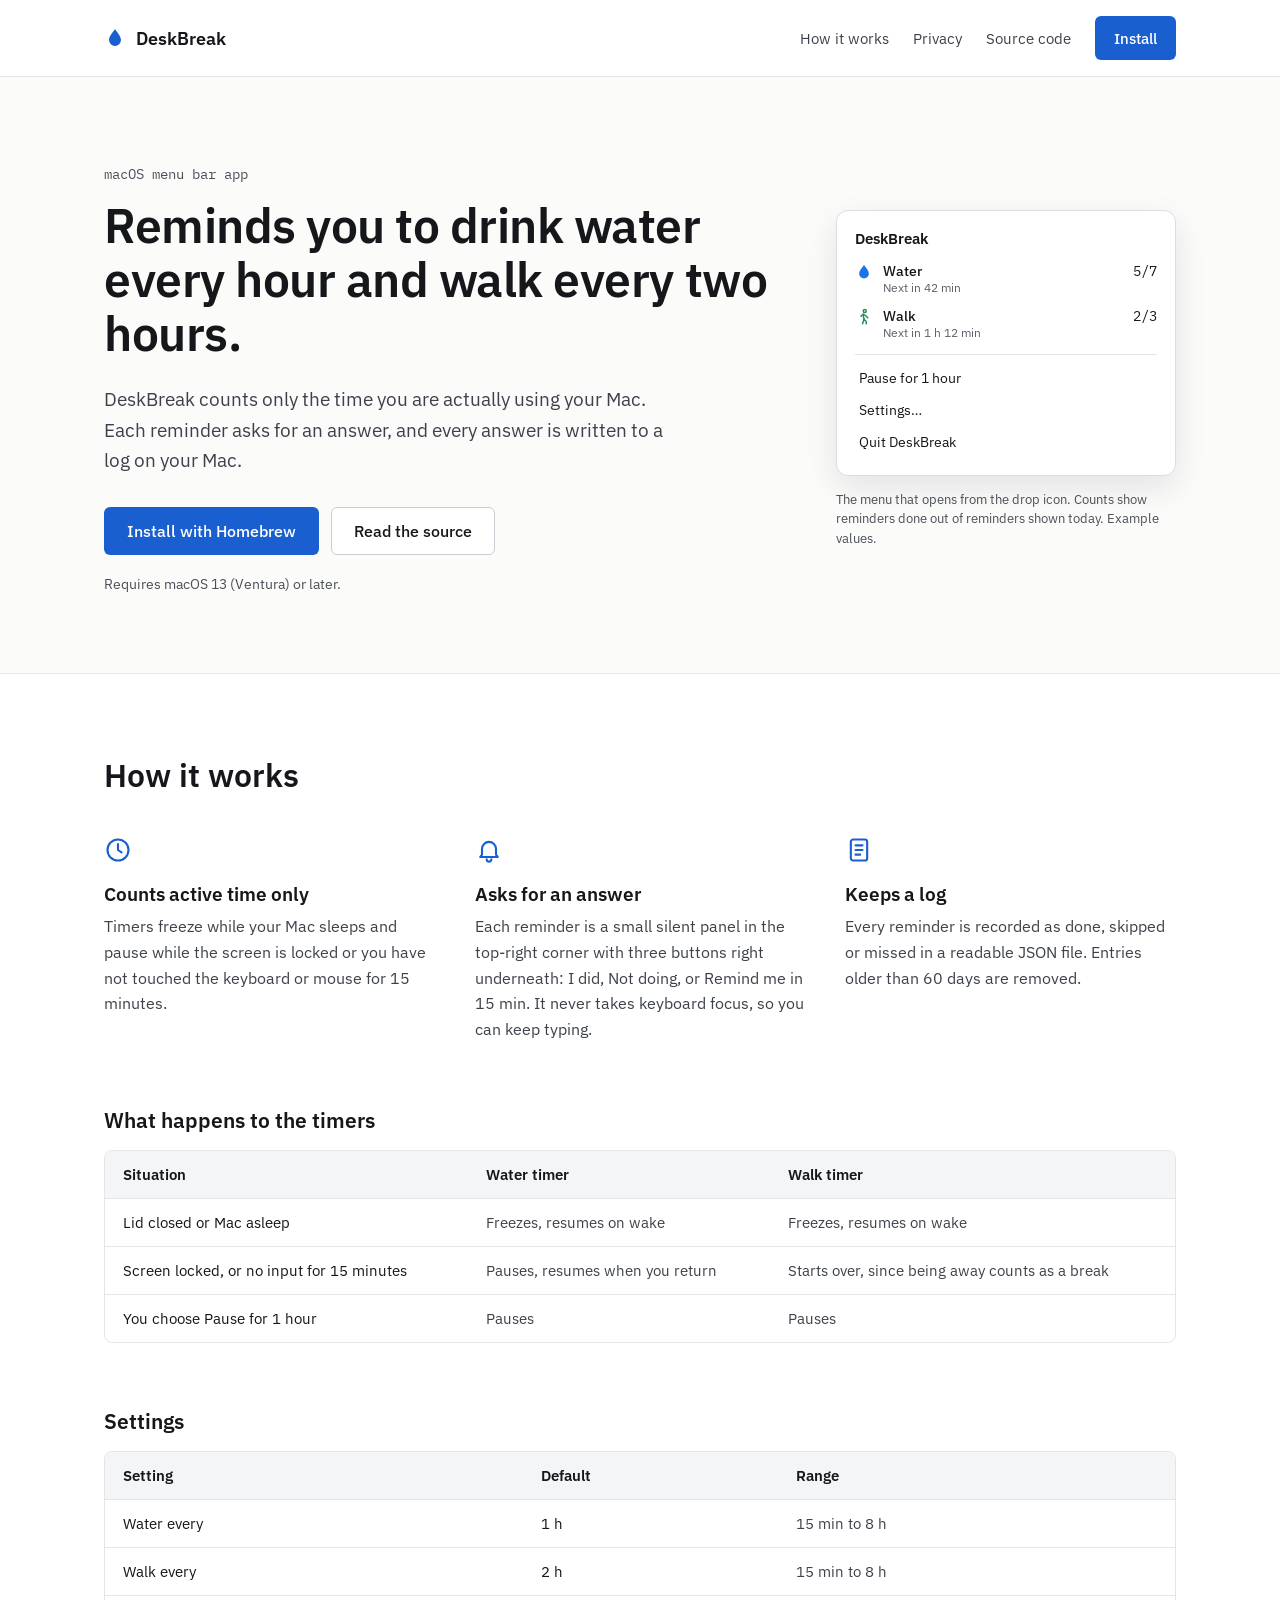
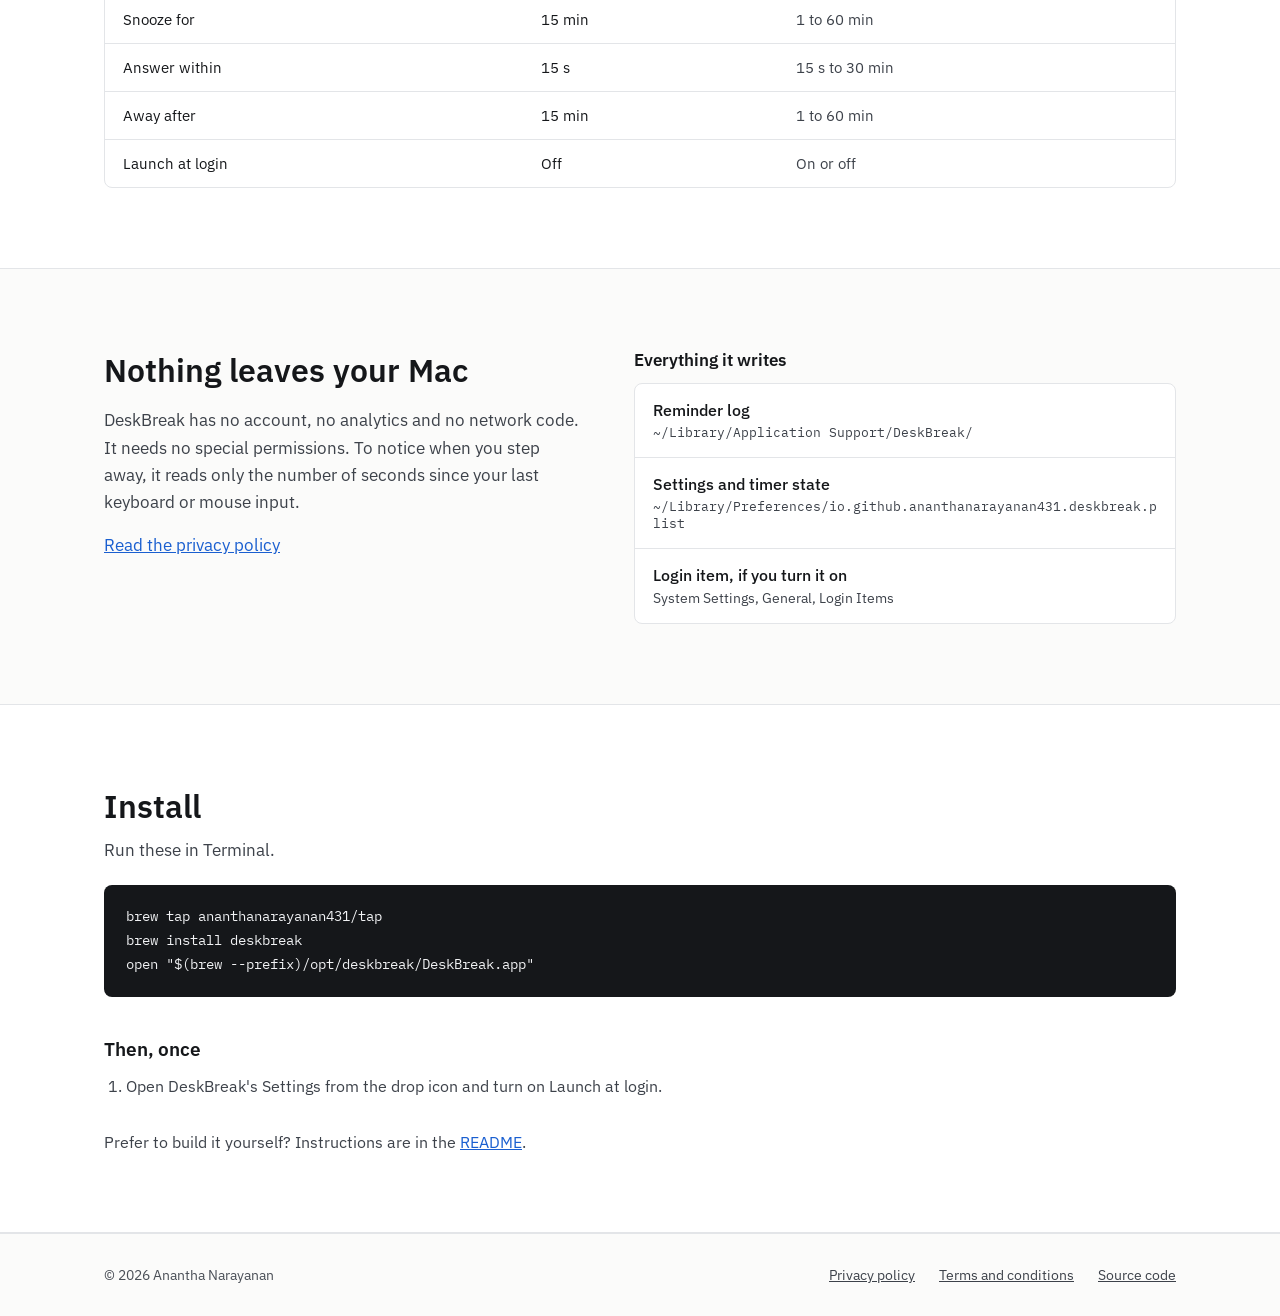
<file: docs/index.html>
<!doctype html>
<html lang="en">
<head>
<meta charset="utf-8">
<meta name="viewport" content="width=device-width, initial-scale=1">
<title>DeskBreak: water and walk reminders for your Mac</title>
<meta name="description" content="A macOS menu bar app that reminds you to drink water every hour and walk every two hours, counting only the time you are actually using your Mac.">
<link rel="icon" href="favicon.svg" type="image/svg+xml">
<link rel="preconnect" href="https://fonts.googleapis.com">
<link rel="preconnect" href="https://fonts.gstatic.com" crossorigin>
<link rel="stylesheet" href="https://fonts.googleapis.com/css2?family=IBM+Plex+Mono:wght@400;500&family=IBM+Plex+Sans:wght@400;500;600&display=swap">
<link rel="stylesheet" href="style.css">
</head>
<body>
<a class="skip" href="#main">Skip to content</a>

<header class="site-header">
<div class="wrap">
<a class="brand" href="./">
<svg width="22" height="22" viewBox="0 0 24 24" aria-hidden="true"><path d="M12 2.5c-3.6 4.6-6.5 8.3-6.5 11.7a6.5 6.5 0 0 0 13 0c0-3.4-2.9-7.1-6.5-11.7z" fill="#1A5FD0"/></svg>
DeskBreak
</a>
<nav class="site-nav" aria-label="Main">
<a href="#how">How it works</a>
<a href="#privacy">Privacy</a>
<a href="https://github.com/ananthanarayanan431/deskbreak">Source code</a>
<a class="button button-primary" href="#install">Install</a>
</nav>
</div>
</header>

<main id="main">

<section class="wrap hero">
<div class="hero-text">
<p class="eyebrow">macOS menu bar app</p>
<h1>Reminds you to drink water every hour and walk every two hours.</h1>
<p class="lede">DeskBreak counts only the time you are actually using your Mac. Each reminder asks for an answer, and every answer is written to a log on your Mac.</p>
<div class="actions">
<a class="button button-primary button-large" href="#install">Install with Homebrew</a>
<a class="button button-secondary button-large" href="https://github.com/ananthanarayanan431/deskbreak">Read the source</a>
</div>
<p class="requirement">Requires macOS 13 (Ventura) or later.</p>
</div>

<figure class="menu-figure">
<div class="menu-mock">
<div class="menu-title">DeskBreak</div>
<div class="menu-rows">
<div class="menu-row">
<svg width="18" height="18" viewBox="0 0 24 24" aria-hidden="true"><path d="M12 2.5c-3.6 4.6-6.5 8.3-6.5 11.7a6.5 6.5 0 0 0 13 0c0-3.4-2.9-7.1-6.5-11.7z" fill="#1A73E8"/></svg>
<div class="menu-row-text">
<div class="menu-row-name">Water</div>
<div class="menu-row-next">Next in 42 min</div>
</div>
<div class="menu-row-count">5/7</div>
</div>
<div class="menu-row">
<svg width="18" height="18" viewBox="0 0 24 24" fill="none" stroke="#2E8B57" stroke-width="2" stroke-linecap="round" stroke-linejoin="round" aria-hidden="true"><circle cx="13" cy="4" r="2"/><path d="M10 21l2-6 3 3v3"/><path d="M8 11l3-3 3 2 3 3"/><path d="M12 15l-1-5"/></svg>
<div class="menu-row-text">
<div class="menu-row-name">Walk</div>
<div class="menu-row-next">Next in 1 h 12 min</div>
</div>
<div class="menu-row-count">2/3</div>
</div>
</div>
<div class="menu-divider"></div>
<div class="menu-items">
<div>Pause for 1 hour</div>
<div>Settings…</div>
<div>Quit DeskBreak</div>
</div>
</div>
<figcaption>The menu that opens from the drop icon. Counts show reminders done out of reminders shown today. Example values.</figcaption>
</figure>
</section>

<section id="how" class="band">
<div class="wrap section">
<h2>How it works</h2>
<div class="features">
<div>
<svg width="28" height="28" viewBox="0 0 24 24" fill="none" stroke="#1A5FD0" stroke-width="1.8" stroke-linecap="round" stroke-linejoin="round" aria-hidden="true"><circle cx="12" cy="12" r="9"/><path d="M12 7v5l3 2"/></svg>
<h3>Counts active time only</h3>
<p>Timers freeze while your Mac sleeps and pause while the screen is locked or you have not touched the keyboard or mouse for 15 minutes.</p>
</div>
<div>
<svg width="28" height="28" viewBox="0 0 24 24" fill="none" stroke="#1A5FD0" stroke-width="1.8" stroke-linecap="round" stroke-linejoin="round" aria-hidden="true"><path d="M6 16V11a6 6 0 0 1 12 0v5l1.5 2h-15z"/><path d="M10 20a2 2 0 0 0 4 0"/></svg>
<h3>Asks for an answer</h3>
<p>Each reminder is a small silent panel in the top-right corner with three buttons right underneath: I did, Not doing, or Remind me in 15 min. It never takes keyboard focus, so you can keep typing.</p>
</div>
<div>
<svg width="28" height="28" viewBox="0 0 24 24" fill="none" stroke="#1A5FD0" stroke-width="1.8" stroke-linecap="round" stroke-linejoin="round" aria-hidden="true"><rect x="5" y="3" width="14" height="18" rx="2"/><path d="M9 8h6M9 12h6M9 16h4"/></svg>
<h3>Keeps a log</h3>
<p>Every reminder is recorded as done, skipped or missed in a readable JSON file. Entries older than 60 days are removed.</p>
</div>
</div>

<h3 class="subhead">What happens to the timers</h3>
<div class="table-box">
<table>
<thead>
<tr><th scope="col">Situation</th><th scope="col">Water timer</th><th scope="col">Walk timer</th></tr>
</thead>
<tbody>
<tr><td>Lid closed or Mac asleep</td><td>Freezes, resumes on wake</td><td>Freezes, resumes on wake</td></tr>
<tr><td>Screen locked, or no input for 15 minutes</td><td>Pauses, resumes when you return</td><td>Starts over, since being away counts as a break</td></tr>
<tr><td>You choose Pause for 1 hour</td><td>Pauses</td><td>Pauses</td></tr>
</tbody>
</table>
</div>

<h3 class="subhead">Settings</h3>
<div class="table-box">
<table class="numbers">
<thead>
<tr><th scope="col">Setting</th><th scope="col">Default</th><th scope="col">Range</th></tr>
</thead>
<tbody>
<tr><td>Water every</td><td>1 h</td><td>15 min to 8 h</td></tr>
<tr><td>Walk every</td><td>2 h</td><td>15 min to 8 h</td></tr>
<tr><td>Snooze for</td><td>15 min</td><td>1 to 60 min</td></tr>
<tr><td>Answer within</td><td>15 s</td><td>15 s to 30 min</td></tr>
<tr><td>Away after</td><td>15 min</td><td>1 to 60 min</td></tr>
<tr><td>Launch at login</td><td>Off</td><td>On or off</td></tr>
</tbody>
</table>
</div>
</div>
</section>

<section id="privacy" class="wrap section split">
<div class="split-narrow">
<h2>Nothing leaves your Mac</h2>
<p>DeskBreak has no account, no analytics and no network code. It needs no special permissions. To notice when you step away, it reads only the number of seconds since your last keyboard or mouse input.</p>
<p><a href="privacy.html">Read the privacy policy</a></p>
</div>
<div class="split-wide">
<h3>Everything it writes</h3>
<ul class="file-list">
<li><div class="name">Reminder log</div><code>~/Library/Application Support/DeskBreak/</code></li>
<li><div class="name">Settings and timer state</div><code>~/Library/Preferences/io.github.ananthanarayanan431.deskbreak.plist</code></li>
<li><div class="name">Login item, if you turn it on</div><span class="where">System Settings, General, Login Items</span></li>
</ul>
</div>
</section>

<section id="install" class="band install">
<div class="wrap section">
<h2>Install</h2>
<p class="section-intro">Run these in Terminal.</p>
<pre><code>brew tap ananthanarayanan431/tap
brew install deskbreak
open "$(brew --prefix)/opt/deskbreak/DeskBreak.app"</code></pre>
<h3>Then, once</h3>
<ol class="steps">
<li>Open DeskBreak's Settings from the drop icon and turn on Launch at login.</li>
</ol>
<p class="after">Prefer to build it yourself? Instructions are in the <a href="https://github.com/ananthanarayanan431/deskbreak#build-from-source">README</a>.</p>
</div>
</section>

</main>

<footer class="site-footer">
<div class="wrap">
<span>© 2026 Anantha Narayanan</span>
<nav aria-label="Footer">
<a href="privacy.html">Privacy policy</a>
<a href="terms.html">Terms and conditions</a>
<a href="https://github.com/ananthanarayanan431/deskbreak">Source code</a>
</nav>
</div>
</footer>
</body>
</html>
</file>
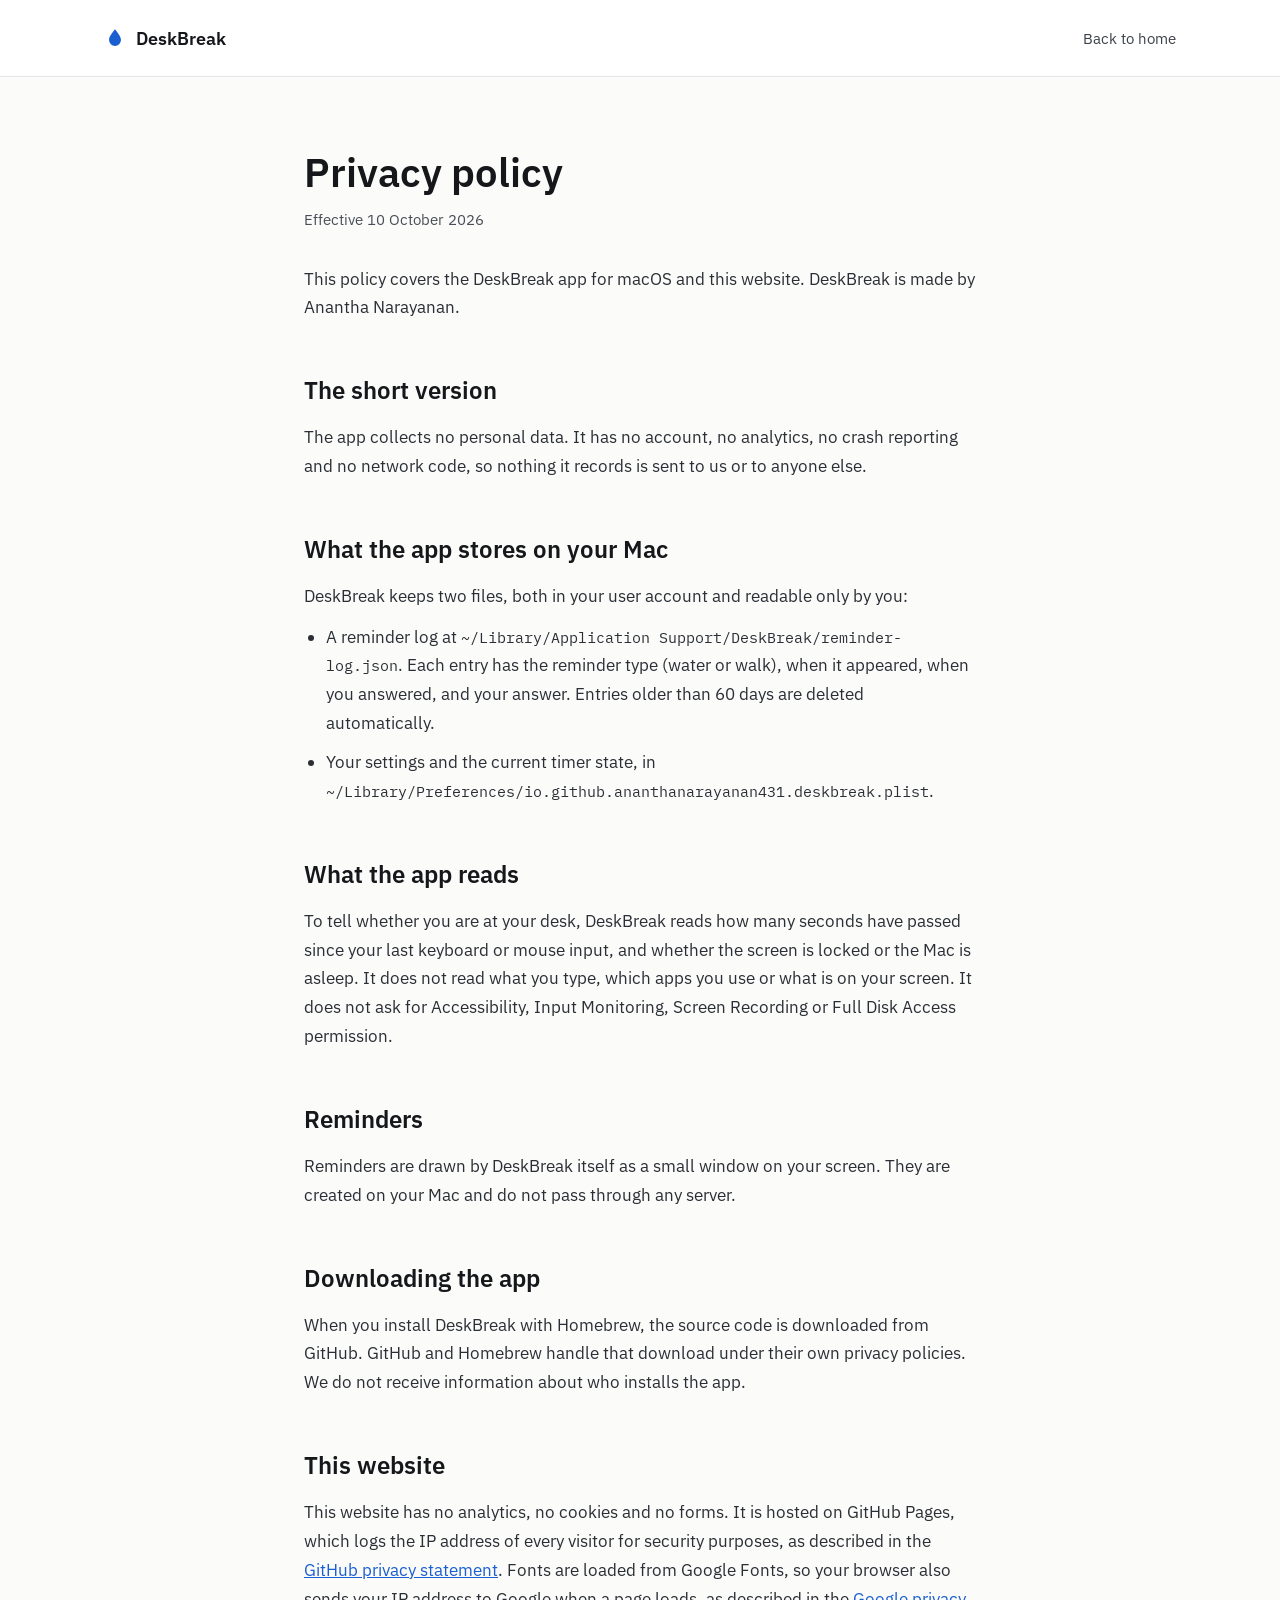
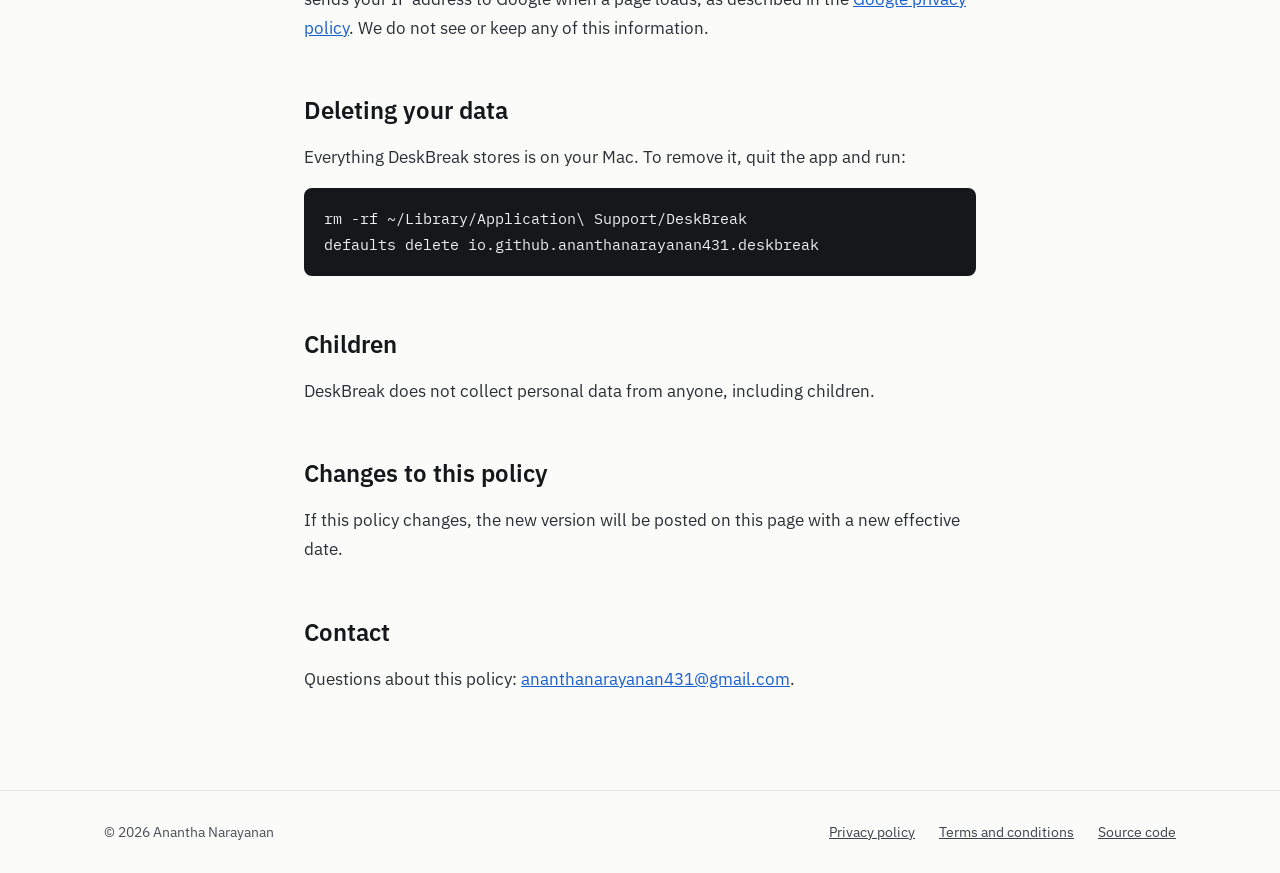
<file: docs/privacy.html>
<!doctype html>
<html lang="en">
<head>
<meta charset="utf-8">
<meta name="viewport" content="width=device-width, initial-scale=1">
<title>Privacy policy | DeskBreak</title>
<meta name="description" content="DeskBreak collects no personal data. This page lists exactly what the app stores on your Mac and how to delete it.">
<link rel="icon" href="favicon.svg" type="image/svg+xml">
<link rel="preconnect" href="https://fonts.googleapis.com">
<link rel="preconnect" href="https://fonts.gstatic.com" crossorigin>
<link rel="stylesheet" href="https://fonts.googleapis.com/css2?family=IBM+Plex+Mono:wght@400;500&family=IBM+Plex+Sans:wght@400;500;600&display=swap">
<link rel="stylesheet" href="style.css">
</head>
<body>
<a class="skip" href="#main">Skip to content</a>

<header class="site-header">
<div class="wrap">
<a class="brand" href="./">
<svg width="22" height="22" viewBox="0 0 24 24" aria-hidden="true"><path d="M12 2.5c-3.6 4.6-6.5 8.3-6.5 11.7a6.5 6.5 0 0 0 13 0c0-3.4-2.9-7.1-6.5-11.7z" fill="#1A5FD0"/></svg>
DeskBreak
</a>
<nav class="site-nav" aria-label="Main">
<a href="./">Back to home</a>
</nav>
</div>
</header>

<main id="main" class="legal">
<h1>Privacy policy</h1>
<p class="effective">Effective 10 October 2026</p>

<p class="intro">This policy covers the DeskBreak app for macOS and this website. DeskBreak is made by Anantha Narayanan.</p>

<h2>The short version</h2>
<p>The app collects no personal data. It has no account, no analytics, no crash reporting and no network code, so nothing it records is sent to us or to anyone else.</p>

<h2>What the app stores on your Mac</h2>
<p>DeskBreak keeps two files, both in your user account and readable only by you:</p>
<ul>
<li>A reminder log at <code>~/Library/Application Support/DeskBreak/reminder-log.json</code>. Each entry has the reminder type (water or walk), when it appeared, when you answered, and your answer. Entries older than 60 days are deleted automatically.</li>
<li>Your settings and the current timer state, in <code>~/Library/Preferences/io.github.ananthanarayanan431.deskbreak.plist</code>.</li>
</ul>

<h2>What the app reads</h2>
<p>To tell whether you are at your desk, DeskBreak reads how many seconds have passed since your last keyboard or mouse input, and whether the screen is locked or the Mac is asleep. It does not read what you type, which apps you use or what is on your screen. It does not ask for Accessibility, Input Monitoring, Screen Recording or Full Disk Access permission.</p>

<h2>Reminders</h2>
<p>Reminders are drawn by DeskBreak itself as a small window on your screen. They are created on your Mac and do not pass through any server.</p>

<h2>Downloading the app</h2>
<p>When you install DeskBreak with Homebrew, the source code is downloaded from GitHub. GitHub and Homebrew handle that download under their own privacy policies. We do not receive information about who installs the app.</p>

<h2>This website</h2>
<p>This website has no analytics, no cookies and no forms. It is hosted on GitHub Pages, which logs the IP address of every visitor for security purposes, as described in the <a href="https://docs.github.com/en/site-policy/privacy-policies/github-general-privacy-statement">GitHub privacy statement</a>. Fonts are loaded from Google Fonts, so your browser also sends your IP address to Google when a page loads, as described in the <a href="https://policies.google.com/privacy">Google privacy policy</a>. We do not see or keep any of this information.</p>

<h2>Deleting your data</h2>
<p>Everything DeskBreak stores is on your Mac. To remove it, quit the app and run:</p>
<pre><code>rm -rf ~/Library/Application\ Support/DeskBreak
defaults delete io.github.ananthanarayanan431.deskbreak</code></pre>

<h2>Children</h2>
<p>DeskBreak does not collect personal data from anyone, including children.</p>

<h2>Changes to this policy</h2>
<p>If this policy changes, the new version will be posted on this page with a new effective date.</p>

<h2>Contact</h2>
<p>Questions about this policy: <a href="mailto:ananthanarayanan431@gmail.com">ananthanarayanan431@gmail.com</a>.</p>
</main>

<footer class="site-footer">
<div class="wrap">
<span>© 2026 Anantha Narayanan</span>
<nav aria-label="Footer">
<a href="privacy.html">Privacy policy</a>
<a href="terms.html">Terms and conditions</a>
<a href="https://github.com/ananthanarayanan431/deskbreak">Source code</a>
</nav>
</div>
</footer>
</body>
</html>
</file>
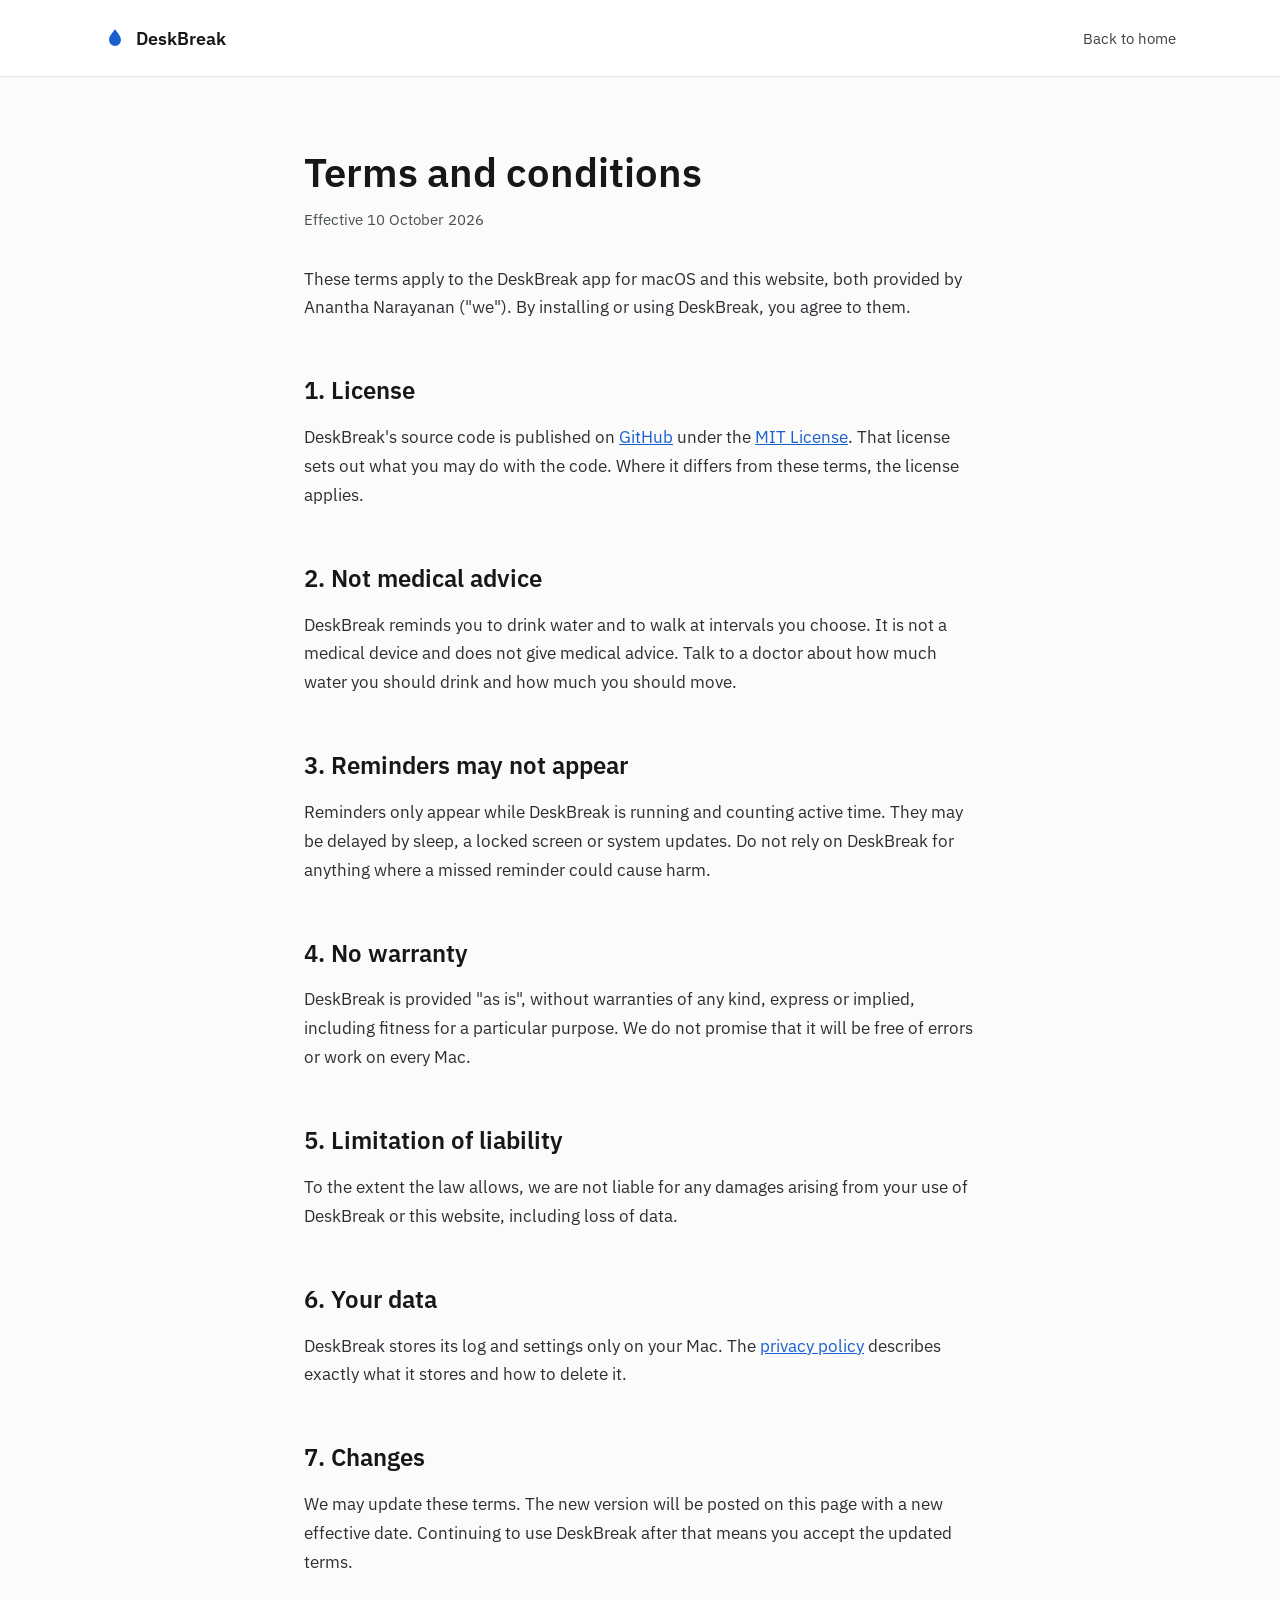
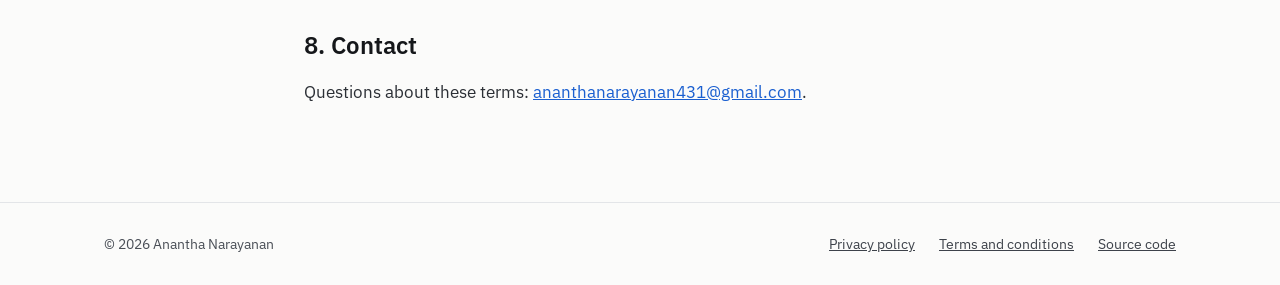
<file: docs/terms.html>
<!doctype html>
<html lang="en">
<head>
<meta charset="utf-8">
<meta name="viewport" content="width=device-width, initial-scale=1">
<title>Terms and conditions | DeskBreak</title>
<meta name="description" content="The terms for using the DeskBreak app for macOS and this website.">
<link rel="icon" href="favicon.svg" type="image/svg+xml">
<link rel="preconnect" href="https://fonts.googleapis.com">
<link rel="preconnect" href="https://fonts.gstatic.com" crossorigin>
<link rel="stylesheet" href="https://fonts.googleapis.com/css2?family=IBM+Plex+Mono:wght@400;500&family=IBM+Plex+Sans:wght@400;500;600&display=swap">
<link rel="stylesheet" href="style.css">
</head>
<body>
<a class="skip" href="#main">Skip to content</a>

<header class="site-header">
<div class="wrap">
<a class="brand" href="./">
<svg width="22" height="22" viewBox="0 0 24 24" aria-hidden="true"><path d="M12 2.5c-3.6 4.6-6.5 8.3-6.5 11.7a6.5 6.5 0 0 0 13 0c0-3.4-2.9-7.1-6.5-11.7z" fill="#1A5FD0"/></svg>
DeskBreak
</a>
<nav class="site-nav" aria-label="Main">
<a href="./">Back to home</a>
</nav>
</div>
</header>

<main id="main" class="legal">
<h1>Terms and conditions</h1>
<p class="effective">Effective 10 October 2026</p>

<p class="intro">These terms apply to the DeskBreak app for macOS and this website, both provided by Anantha Narayanan ("we"). By installing or using DeskBreak, you agree to them.</p>

<h2>1. License</h2>
<p>DeskBreak's source code is published on <a href="https://github.com/ananthanarayanan431/deskbreak">GitHub</a> under the <a href="https://github.com/ananthanarayanan431/deskbreak/blob/main/LICENSE">MIT License</a>. That license sets out what you may do with the code. Where it differs from these terms, the license applies.</p>

<h2>2. Not medical advice</h2>
<p>DeskBreak reminds you to drink water and to walk at intervals you choose. It is not a medical device and does not give medical advice. Talk to a doctor about how much water you should drink and how much you should move.</p>

<h2>3. Reminders may not appear</h2>
<p>Reminders only appear while DeskBreak is running and counting active time. They may be delayed by sleep, a locked screen or system updates. Do not rely on DeskBreak for anything where a missed reminder could cause harm.</p>

<h2>4. No warranty</h2>
<p>DeskBreak is provided "as is", without warranties of any kind, express or implied, including fitness for a particular purpose. We do not promise that it will be free of errors or work on every Mac.</p>

<h2>5. Limitation of liability</h2>
<p>To the extent the law allows, we are not liable for any damages arising from your use of DeskBreak or this website, including loss of data.</p>

<h2>6. Your data</h2>
<p>DeskBreak stores its log and settings only on your Mac. The <a href="privacy.html">privacy policy</a> describes exactly what it stores and how to delete it.</p>

<h2>7. Changes</h2>
<p>We may update these terms. The new version will be posted on this page with a new effective date. Continuing to use DeskBreak after that means you accept the updated terms.</p>

<h2>8. Contact</h2>
<p>Questions about these terms: <a href="mailto:ananthanarayanan431@gmail.com">ananthanarayanan431@gmail.com</a>.</p>
</main>

<footer class="site-footer">
<div class="wrap">
<span>© 2026 Anantha Narayanan</span>
<nav aria-label="Footer">
<a href="privacy.html">Privacy policy</a>
<a href="terms.html">Terms and conditions</a>
<a href="https://github.com/ananthanarayanan431/deskbreak">Source code</a>
</nav>
</div>
</footer>
</body>
</html>
</file>
<file: docs/style.css>
:root {
  --ink: #15171A;
  --text: #2B2F35;
  --muted: #3D424A;
  --subtle: #4A4F57;
  --line: #E3E5E8;
  --ground: #FBFBFA;
  --surface: #FFFFFF;
  --head: #F4F5F7;
  --accent: #1A5FD0;
  --accent-hover: #123F8C;
  --code-bg: #15171A;
  --code-text: #F1F2F4;
  --sans: "IBM Plex Sans", system-ui, sans-serif;
  --mono: "IBM Plex Mono", ui-monospace, monospace;
}

* { box-sizing: border-box; }

body {
  margin: 0;
  font-family: var(--sans);
  color: var(--ink);
  background: var(--ground);
}

a { color: var(--accent); }
a:hover { color: var(--accent-hover); }

code, pre { font-family: var(--mono); }

.wrap { max-width: 1120px; margin: 0 auto; padding-left: 24px; padding-right: 24px; }

.skip {
  position: absolute;
  left: -9999px;
}
.skip:focus {
  left: 16px;
  top: 16px;
  padding: 8px 12px;
  background: var(--surface);
  z-index: 10;
}

/* Header and footer */

.site-header { border-bottom: 1px solid var(--line); background: var(--surface); }
.site-header .wrap {
  padding-top: 16px;
  padding-bottom: 16px;
  display: flex;
  flex-wrap: wrap;
  align-items: center;
  justify-content: space-between;
  gap: 16px;
}
.brand {
  display: flex;
  align-items: center;
  gap: 10px;
  min-height: 44px;
  color: var(--ink);
  text-decoration: none;
  font-size: 18px;
  font-weight: 600;
}
.brand:hover { color: var(--ink); }
.site-nav { display: flex; flex-wrap: wrap; align-items: center; gap: 24px; font-size: 15px; }
.site-nav a { color: var(--muted); text-decoration: none; }
.site-nav a:hover { color: var(--ink); text-decoration: underline; }

.site-footer { border-top: 1px solid var(--line); }
.site-footer .wrap {
  padding-top: 32px;
  padding-bottom: 32px;
  display: flex;
  flex-wrap: wrap;
  justify-content: space-between;
  gap: 16px;
  font-size: 14px;
  color: var(--subtle);
}
.site-footer nav { display: flex; flex-wrap: wrap; gap: 24px; }
.site-footer a { color: var(--muted); }

/* Buttons */

.button {
  display: inline-flex;
  align-items: center;
  min-height: 44px;
  padding: 0 18px;
  border-radius: 6px;
  border: 1px solid transparent;
  font-weight: 500;
  text-decoration: none;
}
.button-primary { background: var(--accent); color: #FFFFFF; }
.button-primary:hover { background: var(--accent-hover); color: #FFFFFF; }
.button-secondary { background: var(--surface); border-color: #C9CDD3; color: var(--ink); }
.button-secondary:hover { border-color: var(--ink); color: var(--ink); }
.button-large { min-height: 48px; padding: 0 22px; font-size: 16px; }
.site-nav .button-primary { color: #FFFFFF; }
.site-nav .button-primary:hover { color: #FFFFFF; text-decoration: none; }

/* Home: hero */

.hero {
  padding-top: 88px;
  padding-bottom: 80px;
  display: flex;
  flex-wrap: wrap;
  align-items: center;
  gap: 64px;
}
.hero-text { flex: 1 1 480px; min-width: 0; }
.eyebrow { margin: 0 0 16px; font-family: var(--mono); font-size: 14px; color: var(--subtle); }
.hero h1 { margin: 0; font-size: 48px; line-height: 1.12; font-weight: 600; letter-spacing: -0.01em; }
.lede { margin: 24px 0 0; font-size: 19px; line-height: 1.6; color: var(--muted); max-width: 560px; }
.actions { margin-top: 32px; display: flex; flex-wrap: wrap; gap: 12px; }
.requirement { margin: 20px 0 0; font-size: 14px; color: var(--subtle); }

.menu-figure { flex: 0 1 340px; min-width: 0; margin: 0; }
.menu-mock {
  width: 100%;
  max-width: 340px;
  background: var(--surface);
  border: 1px solid #DADDE2;
  border-radius: 12px;
  box-shadow: 0 12px 32px rgba(21, 23, 26, 0.10);
  padding: 18px;
  font-family: -apple-system, var(--sans);
  font-size: 14px;
}
.menu-title { font-weight: 600; font-size: 15px; margin-bottom: 14px; }
.menu-rows { display: flex; flex-direction: column; gap: 12px; }
.menu-row { display: flex; align-items: flex-start; gap: 10px; }
.menu-row svg { flex: none; margin-top: 1px; }
.menu-row-text { flex: 1; }
.menu-row-name { font-weight: 500; }
.menu-row-next { font-size: 12px; color: #5B616B; }
.menu-row-count { font-family: var(--mono); }
.menu-divider { height: 1px; background: var(--line); margin: 14px 0 8px; }
.menu-items { display: flex; flex-direction: column; gap: 2px; }
.menu-items div { padding: 6px 4px; }
.menu-figure figcaption { margin-top: 14px; font-size: 13px; color: var(--subtle); line-height: 1.5; }

/* Home: sections */

.band { background: var(--surface); border-top: 1px solid var(--line); border-bottom: 1px solid var(--line); }
.section { padding-top: 80px; padding-bottom: 80px; }
.section h2 { margin: 0; font-size: 32px; font-weight: 600; }
.section-intro { margin: 12px 0 0; font-size: 17px; color: var(--muted); }

.features {
  margin-top: 40px;
  display: grid;
  grid-template-columns: repeat(auto-fit, minmax(260px, 1fr));
  gap: 40px;
}
.features h3 { margin: 14px 0 8px; font-size: 19px; font-weight: 600; }
.features p { margin: 0; font-size: 16px; line-height: 1.6; color: var(--muted); }

.subhead { margin: 64px 0 16px; font-size: 21px; font-weight: 600; }

.table-box { overflow-x: auto; border: 1px solid var(--line); border-radius: 8px; }
table { width: 100%; min-width: 620px; border-collapse: collapse; font-size: 15px; text-align: left; }
thead { background: var(--head); }
th { padding: 14px 18px; font-weight: 600; }
td { padding: 14px 18px; border-top: 1px solid var(--line); }
td + td { color: var(--muted); }
.numbers { font-variant-numeric: tabular-nums; }
.numbers td:nth-child(2) { color: var(--ink); }

.split { display: flex; flex-wrap: wrap; gap: 48px; }
.split > div { min-width: 0; }
.split-narrow { flex: 1 1 380px; }
.split-wide { flex: 1 1 440px; }
.split p { margin: 16px 0 0; font-size: 17px; line-height: 1.6; color: var(--muted); }
.split h3 { margin: 0 0 12px; font-size: 17px; font-weight: 600; }

.file-list { margin: 0; padding: 0; list-style: none; border: 1px solid var(--line); border-radius: 8px; background: var(--surface); }
.file-list li { padding: 16px 18px; }
.file-list li + li { border-top: 1px solid var(--line); }
.file-list .name { font-weight: 500; }
.file-list code, .file-list .where {
  display: block;
  margin-top: 4px;
  font-size: 13px;
  color: var(--muted);
  overflow-wrap: anywhere;
}
.file-list .where { font-family: var(--sans); font-size: 14px; }

pre {
  margin: 24px 0 0;
  padding: 20px 22px;
  background: var(--code-bg);
  color: var(--code-text);
  border-radius: 8px;
  font-size: 14px;
  line-height: 1.7;
  overflow-x: auto;
}

.steps { margin: 0; padding-left: 22px; font-size: 16px; line-height: 1.7; color: var(--muted); }
.install h3 { margin: 40px 0 12px; font-size: 19px; font-weight: 600; }
.install .after { margin: 32px 0 0; font-size: 16px; color: var(--muted); }

/* Legal pages */

.legal { max-width: 720px; margin: 0 auto; padding: 72px 24px 96px; font-size: 17px; line-height: 1.7; color: var(--text); }
.legal h1 { margin: 0; font-size: 40px; line-height: 1.15; font-weight: 600; color: var(--ink); }
.legal .effective { margin: 12px 0 0; font-size: 15px; color: var(--subtle); }
.legal .intro { margin-top: 32px; }
.legal h2 { margin: 48px 0 12px; font-size: 24px; font-weight: 600; color: var(--ink); }
.legal p { margin: 0; }
.legal ul { margin: 12px 0 0; padding-left: 22px; }
.legal li + li { margin-top: 10px; }
.legal code { font-size: 15px; overflow-wrap: anywhere; }
.legal pre { margin-top: 16px; padding: 18px 20px; }

/* Phones */

@media (max-width: 640px) {
  .hero { padding-top: 56px; padding-bottom: 56px; gap: 40px; }
  .hero h1 { font-size: 34px; }
  .lede { font-size: 17px; }
  .section { padding-top: 56px; padding-bottom: 56px; }
  .section h2 { font-size: 26px; }
  .legal { padding-top: 48px; }
  .legal h1 { font-size: 32px; }
  .site-nav { gap: 16px; }
}
</file>
